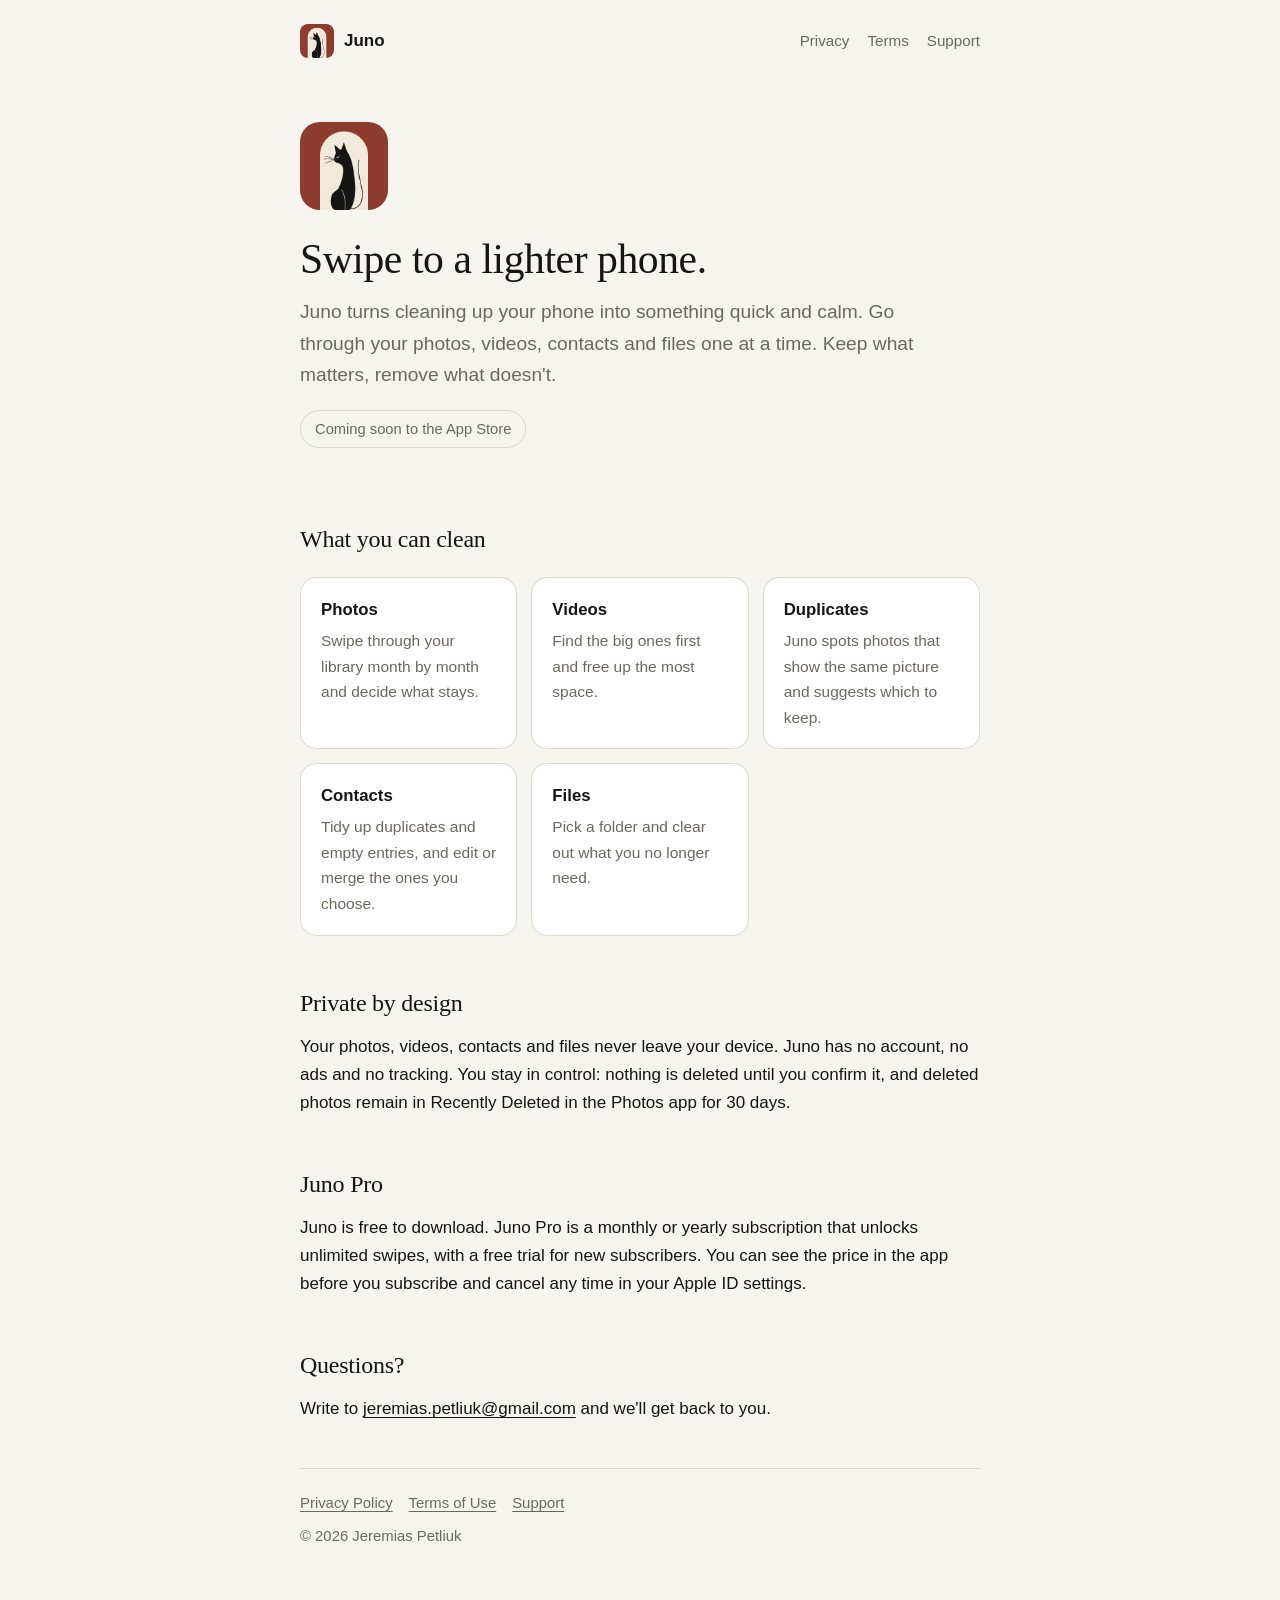
<file: index.html>
<!doctype html>
<html lang="en">
<head>
  <meta charset="utf-8">
  <meta name="viewport" content="width=device-width, initial-scale=1">
  <title>Juno: swipe to a lighter phone</title>
  <meta name="description" content="Juno helps you clean up photos, videos, contacts and files by swiping. Everything stays on your device.">
  <link rel="icon" href="icon.png">
  <link rel="stylesheet" href="style.css">
</head>
<body>
<header>
  <a class="brand" href="./"><img src="icon.png" alt="">Juno</a>
  <nav>
    <a href="privacy.html">Privacy</a>
    <a href="terms.html">Terms</a>
    <a href="mailto:jeremias.petliuk@gmail.com">Support</a>
  </nav>
</header>

<main>
  <section class="hero">
    <img src="icon.png" alt="Juno app icon">
    <h1>Swipe to a lighter phone.</h1>
    <p class="lead">Juno turns cleaning up your phone into something quick and calm. Go through your photos, videos, contacts and files one at a time. Keep what matters, remove what doesn't.</p>
    <span class="badge">Coming soon to the App Store</span>
  </section>

  <h2>What you can clean</h2>
  <div class="grid">
    <div class="card"><h3>Photos</h3><p>Swipe through your library month by month and decide what stays.</p></div>
    <div class="card"><h3>Videos</h3><p>Find the big ones first and free up the most space.</p></div>
    <div class="card"><h3>Duplicates</h3><p>Juno spots photos that show the same picture and suggests which to keep.</p></div>
    <div class="card"><h3>Contacts</h3><p>Tidy up duplicates and empty entries, and edit or merge the ones you choose.</p></div>
    <div class="card"><h3>Files</h3><p>Pick a folder and clear out what you no longer need.</p></div>
  </div>

  <h2>Private by design</h2>
  <p>Your photos, videos, contacts and files never leave your device. Juno has no account, no ads and no tracking. You stay in control: nothing is deleted until you confirm it, and deleted photos remain in Recently Deleted in the Photos app for 30 days.</p>

  <h2>Juno Pro</h2>
  <p>Juno is free to download. Juno Pro is a monthly or yearly subscription that unlocks unlimited swipes, with a free trial for new subscribers. You can see the price in the app before you subscribe and cancel any time in your Apple ID settings.</p>

  <h2>Questions?</h2>
  <p>Write to <a href="mailto:jeremias.petliuk@gmail.com">jeremias.petliuk@gmail.com</a> and we'll get back to you.</p>
</main>

<footer>
  <hr>
  <a href="privacy.html">Privacy Policy</a><a href="terms.html">Terms of Use</a><a href="mailto:jeremias.petliuk@gmail.com">Support</a>
  <p>&copy; 2026 Jeremias Petliuk</p>
</footer>
</body>
</html>
</file>
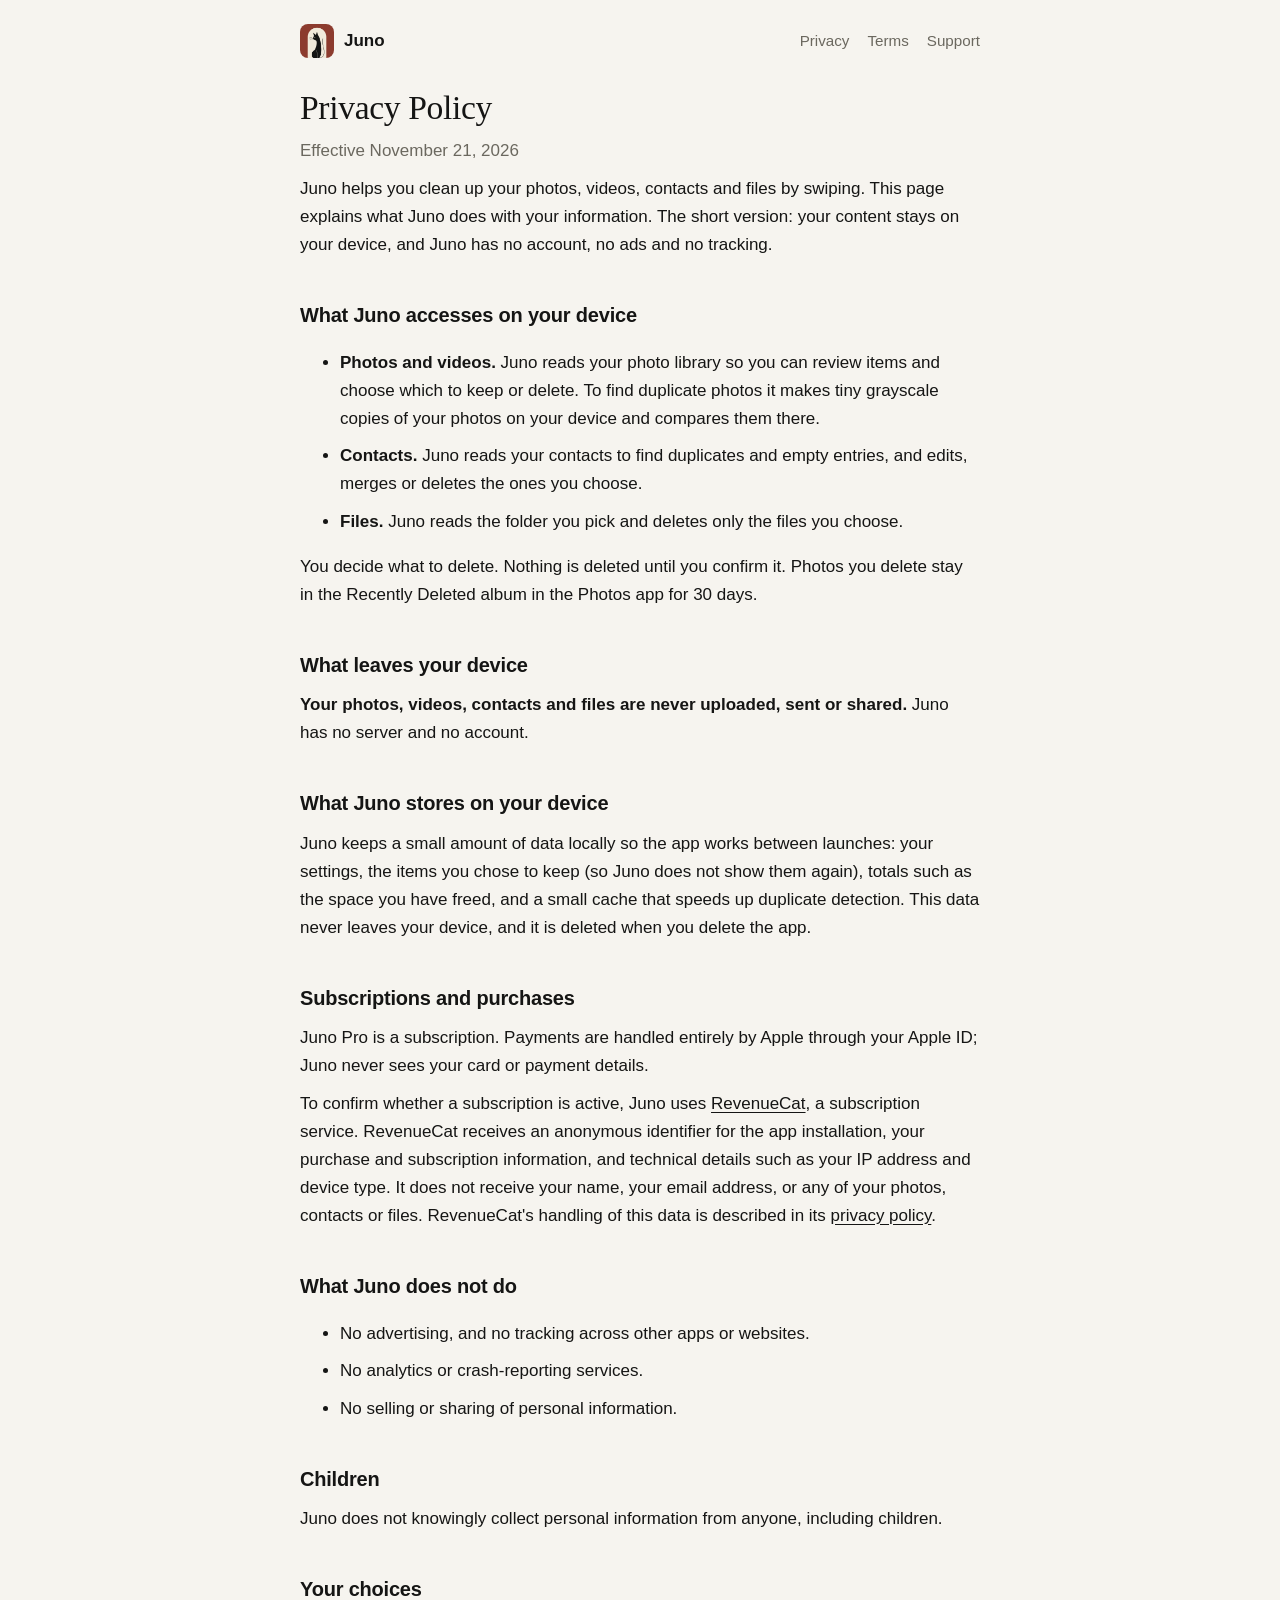
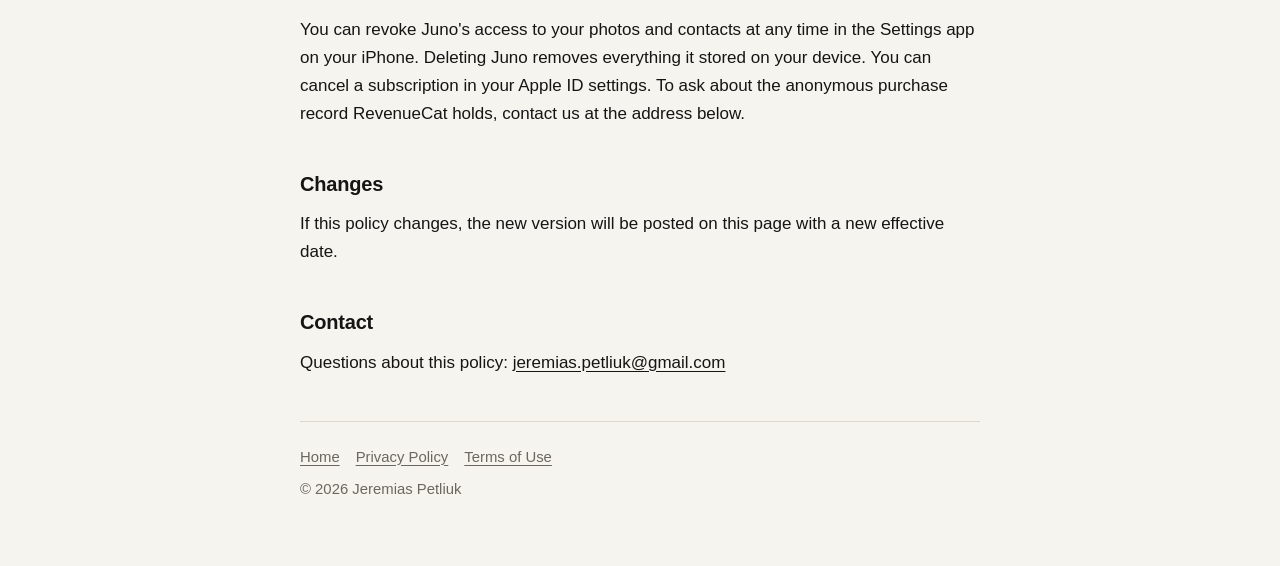
<file: privacy.html>
<!doctype html>
<html lang="en">
<head>
  <meta charset="utf-8">
  <meta name="viewport" content="width=device-width, initial-scale=1">
  <title>Juno Privacy Policy</title>
  <link rel="icon" href="icon.png">
  <link rel="stylesheet" href="style.css">
</head>
<body>
<header>
  <a class="brand" href="./"><img src="icon.png" alt="">Juno</a>
  <nav>
    <a href="privacy.html">Privacy</a>
    <a href="terms.html">Terms</a>
    <a href="mailto:jeremias.petliuk@gmail.com">Support</a>
  </nav>
</header>

<main class="doc">
  <h1>Privacy Policy</h1>
  <p class="meta">Effective November 21, 2026</p>

  <p>Juno helps you clean up your photos, videos, contacts and files by swiping. This page explains what Juno does with your information. The short version: your content stays on your device, and Juno has no account, no ads and no tracking.</p>

  <h2>What Juno accesses on your device</h2>
  <ul>
    <li><strong>Photos and videos.</strong> Juno reads your photo library so you can review items and choose which to keep or delete. To find duplicate photos it makes tiny grayscale copies of your photos on your device and compares them there.</li>
    <li><strong>Contacts.</strong> Juno reads your contacts to find duplicates and empty entries, and edits, merges or deletes the ones you choose.</li>
    <li><strong>Files.</strong> Juno reads the folder you pick and deletes only the files you choose.</li>
  </ul>
  <p>You decide what to delete. Nothing is deleted until you confirm it. Photos you delete stay in the Recently Deleted album in the Photos app for 30 days.</p>

  <h2>What leaves your device</h2>
  <p><strong>Your photos, videos, contacts and files are never uploaded, sent or shared.</strong> Juno has no server and no account.</p>

  <h2>What Juno stores on your device</h2>
  <p>Juno keeps a small amount of data locally so the app works between launches: your settings, the items you chose to keep (so Juno does not show them again), totals such as the space you have freed, and a small cache that speeds up duplicate detection. This data never leaves your device, and it is deleted when you delete the app.</p>

  <h2>Subscriptions and purchases</h2>
  <p>Juno Pro is a subscription. Payments are handled entirely by Apple through your Apple ID; Juno never sees your card or payment details.</p>
  <p>To confirm whether a subscription is active, Juno uses <a href="https://www.revenuecat.com">RevenueCat</a>, a subscription service. RevenueCat receives an anonymous identifier for the app installation, your purchase and subscription information, and technical details such as your IP address and device type. It does not receive your name, your email address, or any of your photos, contacts or files. RevenueCat's handling of this data is described in its <a href="https://www.revenuecat.com/privacy">privacy policy</a>.</p>

  <h2>What Juno does not do</h2>
  <ul>
    <li>No advertising, and no tracking across other apps or websites.</li>
    <li>No analytics or crash-reporting services.</li>
    <li>No selling or sharing of personal information.</li>
  </ul>

  <h2>Children</h2>
  <p>Juno does not knowingly collect personal information from anyone, including children.</p>

  <h2>Your choices</h2>
  <p>You can revoke Juno's access to your photos and contacts at any time in the Settings app on your iPhone. Deleting Juno removes everything it stored on your device. You can cancel a subscription in your Apple ID settings. To ask about the anonymous purchase record RevenueCat holds, contact us at the address below.</p>

  <h2>Changes</h2>
  <p>If this policy changes, the new version will be posted on this page with a new effective date.</p>

  <h2>Contact</h2>
  <p>Questions about this policy: <a href="mailto:jeremias.petliuk@gmail.com">jeremias.petliuk@gmail.com</a></p>
</main>

<footer>
  <hr>
  <a href="./">Home</a><a href="privacy.html">Privacy Policy</a><a href="terms.html">Terms of Use</a>
  <p>&copy; 2026 Jeremias Petliuk</p>
</footer>
</body>
</html>
</file>
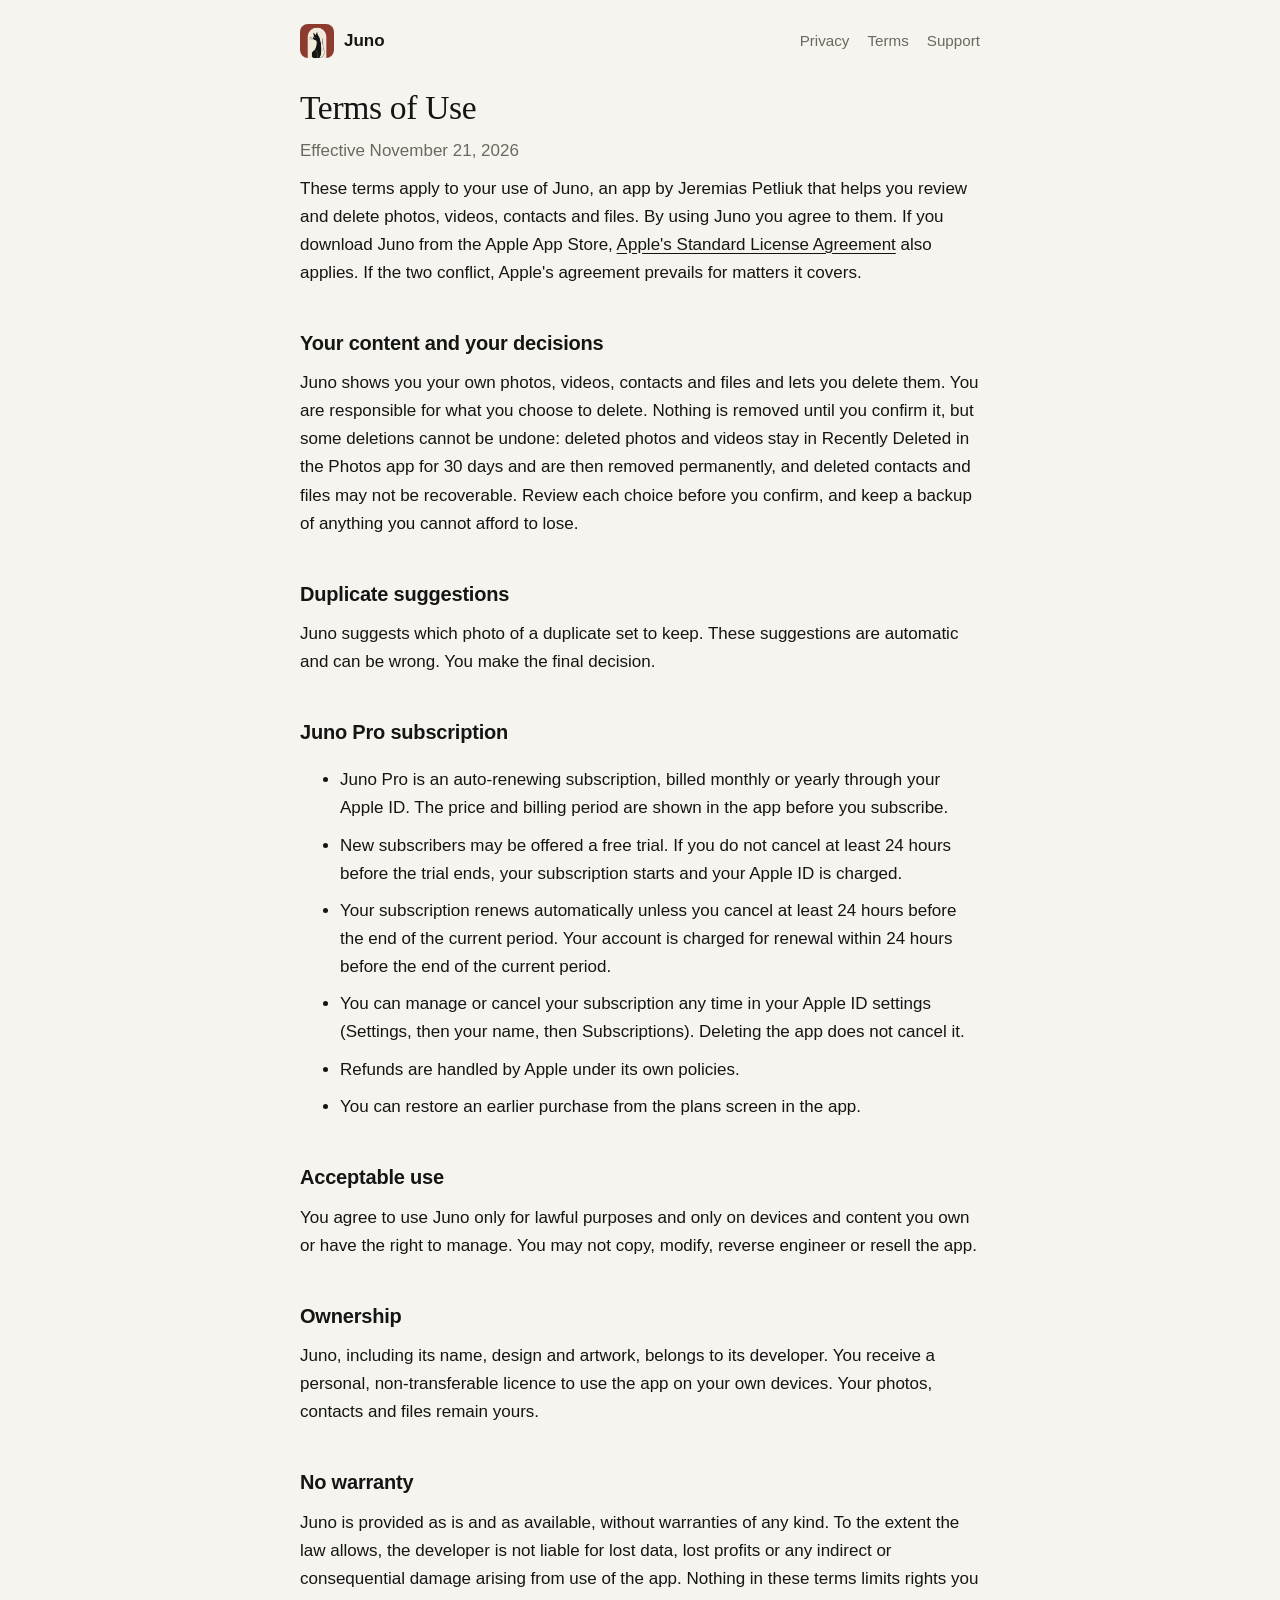
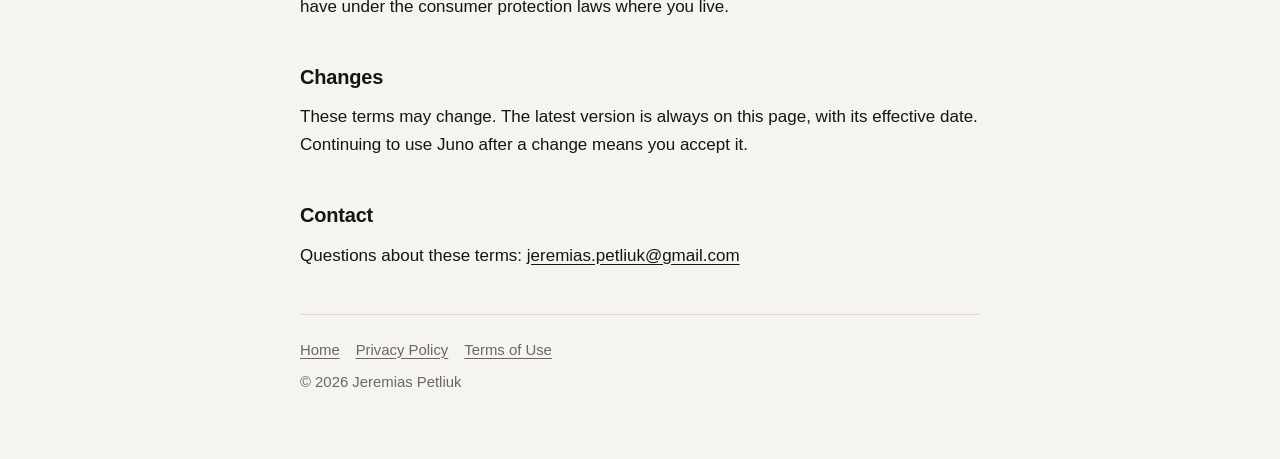
<file: terms.html>
<!doctype html>
<html lang="en">
<head>
  <meta charset="utf-8">
  <meta name="viewport" content="width=device-width, initial-scale=1">
  <title>Juno Terms of Use</title>
  <link rel="icon" href="icon.png">
  <link rel="stylesheet" href="style.css">
</head>
<body>
<header>
  <a class="brand" href="./"><img src="icon.png" alt="">Juno</a>
  <nav>
    <a href="privacy.html">Privacy</a>
    <a href="terms.html">Terms</a>
    <a href="mailto:jeremias.petliuk@gmail.com">Support</a>
  </nav>
</header>

<main class="doc">
  <h1>Terms of Use</h1>
  <p class="meta">Effective November 21, 2026</p>

  <p>These terms apply to your use of Juno, an app by Jeremias Petliuk that helps you review and delete photos, videos, contacts and files. By using Juno you agree to them. If you download Juno from the Apple App Store, <a href="https://www.apple.com/legal/internet-services/itunes/dev/stdeula/">Apple's Standard License Agreement</a> also applies. If the two conflict, Apple's agreement prevails for matters it covers.</p>

  <h2>Your content and your decisions</h2>
  <p>Juno shows you your own photos, videos, contacts and files and lets you delete them. You are responsible for what you choose to delete. Nothing is removed until you confirm it, but some deletions cannot be undone: deleted photos and videos stay in Recently Deleted in the Photos app for 30 days and are then removed permanently, and deleted contacts and files may not be recoverable. Review each choice before you confirm, and keep a backup of anything you cannot afford to lose.</p>

  <h2>Duplicate suggestions</h2>
  <p>Juno suggests which photo of a duplicate set to keep. These suggestions are automatic and can be wrong. You make the final decision.</p>

  <h2>Juno Pro subscription</h2>
  <ul>
    <li>Juno Pro is an auto-renewing subscription, billed monthly or yearly through your Apple ID. The price and billing period are shown in the app before you subscribe.</li>
    <li>New subscribers may be offered a free trial. If you do not cancel at least 24 hours before the trial ends, your subscription starts and your Apple ID is charged.</li>
    <li>Your subscription renews automatically unless you cancel at least 24 hours before the end of the current period. Your account is charged for renewal within 24 hours before the end of the current period.</li>
    <li>You can manage or cancel your subscription any time in your Apple ID settings (Settings, then your name, then Subscriptions). Deleting the app does not cancel it.</li>
    <li>Refunds are handled by Apple under its own policies.</li>
    <li>You can restore an earlier purchase from the plans screen in the app.</li>
  </ul>

  <h2>Acceptable use</h2>
  <p>You agree to use Juno only for lawful purposes and only on devices and content you own or have the right to manage. You may not copy, modify, reverse engineer or resell the app.</p>

  <h2>Ownership</h2>
  <p>Juno, including its name, design and artwork, belongs to its developer. You receive a personal, non-transferable licence to use the app on your own devices. Your photos, contacts and files remain yours.</p>

  <h2>No warranty</h2>
  <p>Juno is provided as is and as available, without warranties of any kind. To the extent the law allows, the developer is not liable for lost data, lost profits or any indirect or consequential damage arising from use of the app. Nothing in these terms limits rights you have under the consumer protection laws where you live.</p>

  <h2>Changes</h2>
  <p>These terms may change. The latest version is always on this page, with its effective date. Continuing to use Juno after a change means you accept it.</p>

  <h2>Contact</h2>
  <p>Questions about these terms: <a href="mailto:jeremias.petliuk@gmail.com">jeremias.petliuk@gmail.com</a></p>
</main>

<footer>
  <hr>
  <a href="./">Home</a><a href="privacy.html">Privacy Policy</a><a href="terms.html">Terms of Use</a>
  <p>&copy; 2026 Jeremias Petliuk</p>
</footer>
</body>
</html>
</file>
<file: style.css>
:root {
  color-scheme: light dark;
  --bg: #f6f4ef;
  --surface: #ffffff;
  --ink: #151514;
  --muted: #6b685f;
  --line: #dcd8cd;
  --accent: #8c3b2e;
}
@media (prefers-color-scheme: dark) {
  :root {
    --bg: #0a0a09;
    --surface: #161615;
    --ink: #f1eadb;
    --muted: #a09d93;
    --line: #2a2a27;
    --accent: #c2a56e;
  }
}

* { box-sizing: border-box; }
body {
  margin: 0;
  background: var(--bg);
  color: var(--ink);
  font: 17px/1.65 -apple-system, BlinkMacSystemFont, "Segoe UI", Roboto, sans-serif;
  -webkit-font-smoothing: antialiased;
}
a { color: inherit; text-underline-offset: 3px; }
main, header, footer { max-width: 720px; margin: 0 auto; padding-left: 20px; padding-right: 20px; }

header { display: flex; align-items: center; justify-content: space-between; padding-top: 24px; padding-bottom: 24px; }
header .brand { display: flex; align-items: center; gap: 10px; font-weight: 600; text-decoration: none; }
header .brand img { width: 34px; height: 34px; border-radius: 8px; }
header nav { display: flex; gap: 18px; font-size: 0.95rem; }
header nav a { color: var(--muted); text-decoration: none; }
header nav a:hover { color: var(--ink); }

h1, h2 { font-family: "Iowan Old Style", "Palatino Linotype", Georgia, serif; font-weight: 400; letter-spacing: -0.01em; }
h1 { font-size: 2.6rem; line-height: 1.15; margin: 0.4em 0 0.3em; }
h2 { font-size: 1.5rem; margin: 2em 0 0.4em; }
p, li { margin: 0.55em 0; }
.meta { color: var(--muted); }
.lead { font-size: 1.2rem; color: var(--muted); max-width: 34em; }

.hero { padding: 40px 0 24px; }
.hero img { width: 88px; height: 88px; border-radius: 20px; }
.badge {
  display: inline-block; margin-top: 8px; padding: 6px 14px; border: 1px solid var(--line);
  border-radius: 999px; font-size: 0.92rem; color: var(--muted);
}

.grid { display: grid; grid-template-columns: repeat(auto-fit, minmax(210px, 1fr)); gap: 14px; margin-top: 18px; }
.card { background: var(--surface); border: 1px solid var(--line); border-radius: 16px; padding: 18px 20px; }
.card h3 { margin: 0 0 4px; font-size: 1.05rem; }
.card p { margin: 0; color: var(--muted); font-size: 0.97rem; }

hr { border: 0; border-top: 1px solid var(--line); margin: 3em 0 1.5em; }
footer { padding-top: 0; padding-bottom: 56px; color: var(--muted); font-size: 0.93rem; }
footer a { margin-right: 16px; }

.doc h1 { font-size: 2.1rem; margin-top: 0.2em; }
.doc h2 { font-size: 1.25rem; font-family: inherit; font-weight: 600; margin-top: 2em; }
</file>
